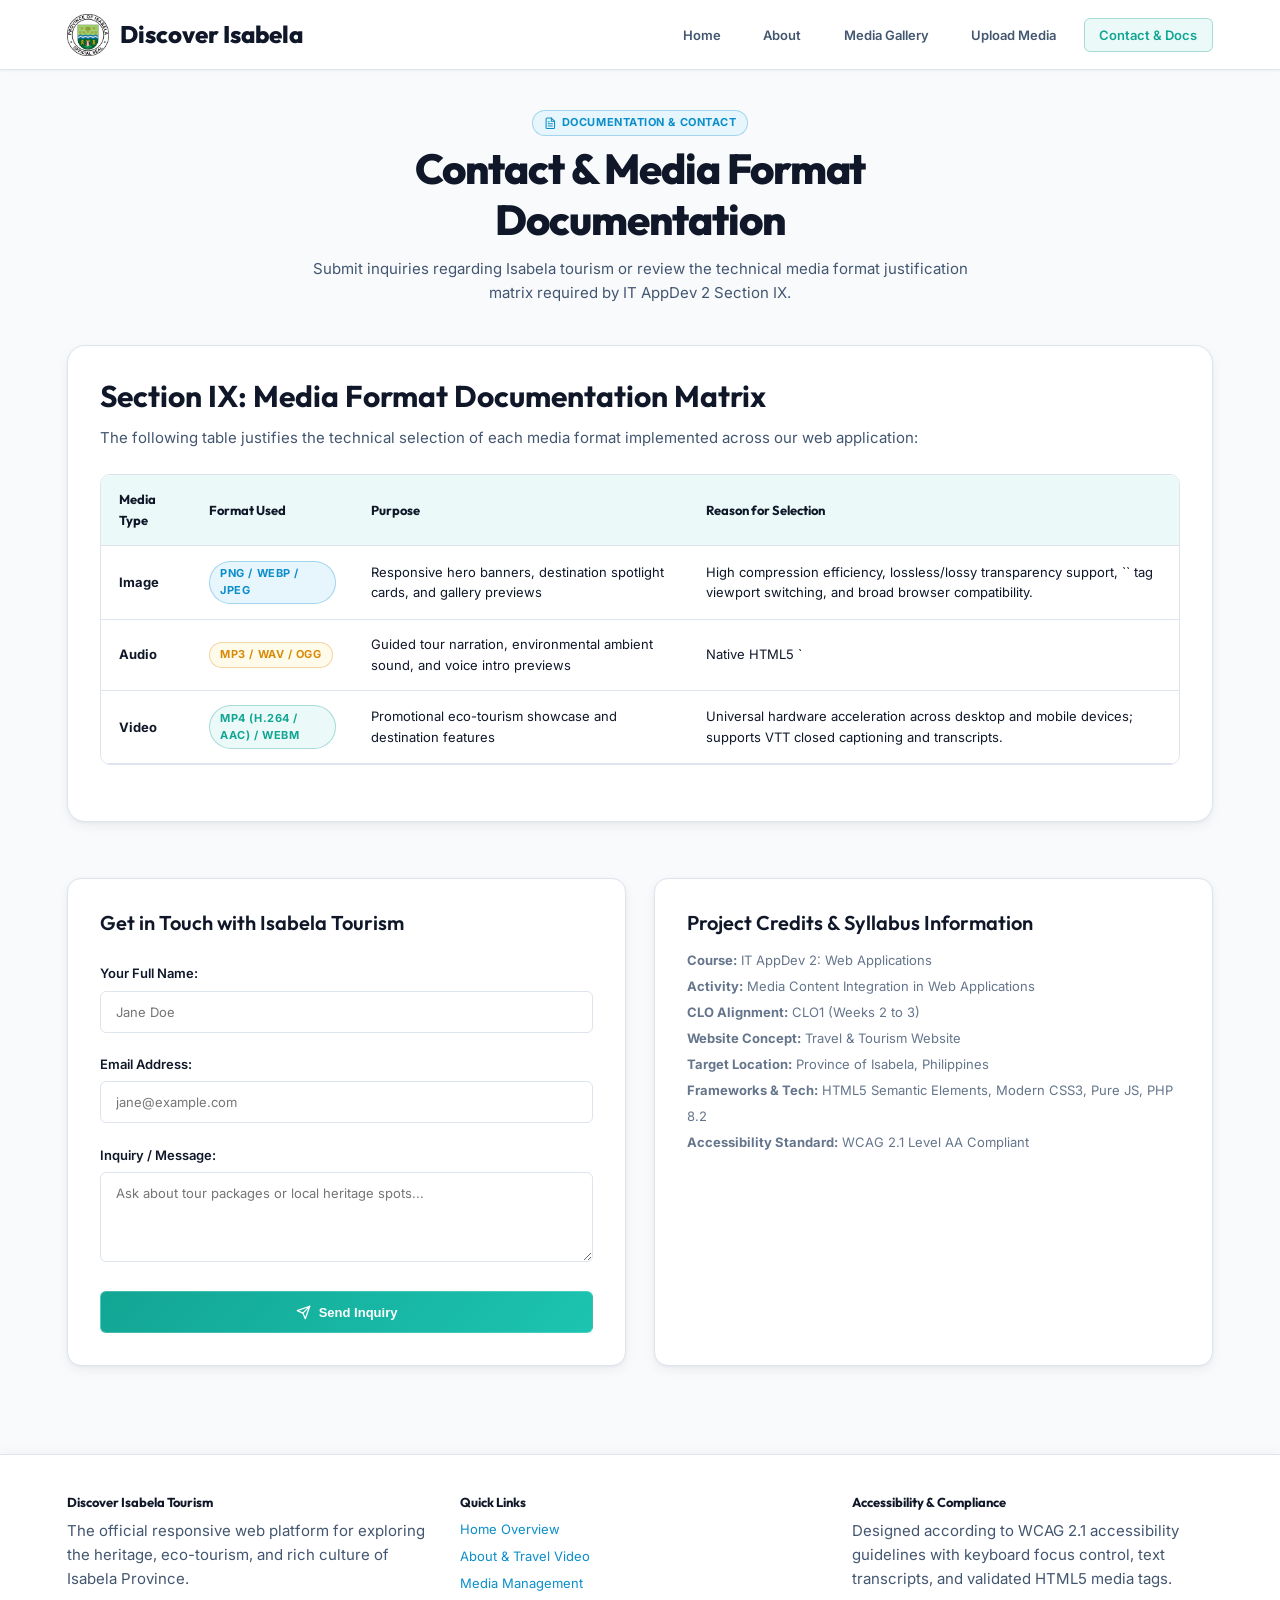
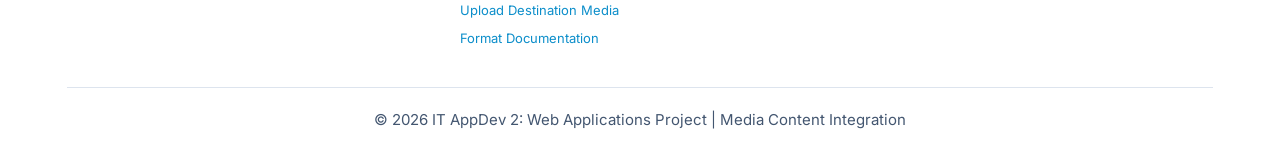
<file: contact.html>
<!DOCTYPE html>
<html lang="en">
<head>
    <meta charset="UTF-8">
    <meta name="viewport" content="width=device-width, initial-scale=1.0">
    <meta name="description" content="Contact & Media Documentation Matrix for Isabela Tourism Portal.">
    <title>Contact & Media Documentation: Discover Isabela</title>
    
    <link rel="preconnect" href="https://fonts.googleapis.com">
    <link rel="preconnect" href="https://fonts.gstatic.com" crossorigin>
    <link href="https://fonts.googleapis.com/css2?family=Inter:wght@400;500;600;700&family=Outfit:wght@600;700;800&display=swap" rel="stylesheet">
    <link rel="stylesheet" href="css/style.css">
</head>
<body>

    <a href="#main-content" class="skip-link">Skip to main content</a>

    <header class="site-header">
        <div class="container">
            <div class="nav-wrapper">
                <a href="index.html" class="logo-brand" aria-label="Discover Isabela Home">
                    <img src="images/logo.png" alt="Province of Isabela Official Seal" style="height: 42px; width: auto; object-fit: contain;">
                    <span>Discover Isabela</span>
                </a>
                
                <button class="mobile-toggle" id="mobileToggle" aria-label="Toggle Navigation Menu" aria-expanded="false">
                    <svg class="icon-svg" viewBox="0 0 24 24"><line x1="3" y1="12" x2="21" y2="12"></line><line x1="3" y1="6" x2="21" y2="6"></line><line x1="3" y1="18" x2="21" y2="18"></line></svg>
                </button>
                
                <nav>
                    <ul class="nav-menu" id="navMenu">
                        <li><a href="index.html" class="nav-link">Home</a></li>
                        <li><a href="about.html" class="nav-link">About</a></li>
                        <li><a href="gallery.html" class="nav-link">Media Gallery</a></li>
                        <li><a href="upload.html" class="nav-link">Upload Media</a></li>
                        <li><a href="contact.html" class="nav-link active">Contact & Docs</a></li>
                    </ul>
                </nav>
            </div>
        </div>
    </header>

    <main id="main-content">
        <div class="container">

            <div class="section-header">
                <span class="badge badge-image" style="margin-bottom: 0.5rem;">
                    <svg class="icon-svg" viewBox="0 0 24 24"><path d="M14 2H6a2 2 0 0 0-2 2v16a2 2 0 0 0 2 2h12a2 2 0 0 0 2-2V8z"></path><polyline points="14 2 14 8 20 8"></polyline><line x1="16" y1="13" x2="8" y2="13"></line><line x1="16" y1="17" x2="8" y2="17"></line><polyline points="10 9 9 9 8 9"></polyline></svg>
                    Documentation & Contact
                </span>
                <h1>Contact & Media Format Documentation</h1>
                <p>Submit inquiries regarding Isabela tourism or review the technical media format justification matrix required by IT AppDev 2 Section IX.</p>
            </div>

            <!-- Section IX: Media Format Documentation Table -->
            <section class="media-container" style="margin-bottom: 3.5rem;">
                <h2>Section IX: Media Format Documentation Matrix</h2>
                <p>The following table justifies the technical selection of each media format implemented across our web application:</p>
                
                <div class="table-responsive">
                    <table class="doc-table">
                        <thead>
                            <tr>
                                <th scope="col">Media Type</th>
                                <th scope="col">Format Used</th>
                                <th scope="col">Purpose</th>
                                <th scope="col">Reason for Selection</th>
                            </tr>
                        </thead>
                        <tbody>
                            <tr>
                                <td><strong>Image</strong></td>
                                <td><span class="badge badge-image">PNG / WebP / JPEG</span></td>
                                <td>Responsive hero banners, destination spotlight cards, and gallery previews</td>
                                <td>High compression efficiency, lossless/lossy transparency support, `<picture>` tag viewport switching, and broad browser compatibility.</td>
                            </tr>
                            <tr>
                                <td><strong>Audio</strong></td>
                                <td><span class="badge badge-audio">MP3 / WAV / OGG</span></td>
                                <td>Guided tour narration, environmental ambient sound, and voice intro previews</td>
                                <td>Native HTML5 `<audio>` playback support across modern browsers, minimal file footprint, and clean acoustic clarity.</td>
                            </tr>
                            <tr>
                                <td><strong>Video</strong></td>
                                <td><span class="badge badge-video">MP4 (H.264 / AAC) / WebM</span></td>
                                <td>Promotional eco-tourism showcase and destination features</td>
                                <td>Universal hardware acceleration across desktop and mobile devices; supports VTT closed captioning and transcripts.</td>
                            </tr>
                        </tbody>
                    </table>
                </div>
            </section>

            <div class="cards-grid" style="grid-template-columns: repeat(auto-fit, minmax(320px, 1fr));">
                
                <div class="card" style="padding: 2rem;">
                    <h3>Get in Touch with Isabela Tourism</h3>
                    <div id="contactAlert" class="alert alert-success" style="display: none;" role="alert">
                        Thank you for your inquiry! Your message has been sent successfully.
                    </div>
                    
                    <form id="contactForm" style="margin-top: 1rem;">
                        <div class="form-group">
                            <label for="senderName" class="form-label">Your Full Name:</label>
                            <input type="text" id="senderName" name="senderName" class="form-control" placeholder="Jane Doe" required>
                        </div>
                        
                        <div class="form-group">
                            <label for="senderEmail" class="form-label">Email Address:</label>
                            <input type="email" id="senderEmail" name="senderEmail" class="form-control" placeholder="jane@example.com" required>
                        </div>

                        <div class="form-group">
                            <label for="messageBody" class="form-label">Inquiry / Message:</label>
                            <textarea id="messageBody" name="messageBody" class="form-control" rows="4" placeholder="Ask about tour packages or local heritage spots..." required></textarea>
                        </div>

                        <button type="submit" class="btn btn-primary" style="width: 100%; justify-content: center;">
                            <svg class="icon-svg" viewBox="0 0 24 24"><line x1="22" y1="2" x2="11" y2="13"></line><polygon points="22 2 15 22 11 13 2 9 22 2"></polygon></svg>
                            Send Inquiry
                        </button>
                    </form>
                </div>

                <div class="card" style="padding: 2rem;">
                    <h3>Project Credits & Syllabus Information</h3>
                    <ul style="color: var(--color-text-muted); list-style: none; line-height: 2; font-size: var(--text-sm);">
                        <li><strong>Course:</strong> IT AppDev 2: Web Applications</li>
                        <li><strong>Activity:</strong> Media Content Integration in Web Applications</li>
                        <li><strong>CLO Alignment:</strong> CLO1 (Weeks 2 to 3)</li>
                        <li><strong>Website Concept:</strong> Travel & Tourism Website</li>
                        <li><strong>Target Location:</strong> Province of Isabela, Philippines</li>
                        <li><strong>Frameworks & Tech:</strong> HTML5 Semantic Elements, Modern CSS3, Pure JS, PHP 8.2</li>
                        <li><strong>Accessibility Standard:</strong> WCAG 2.1 Level AA Compliant</li>
                    </ul>
                </div>

            </div>

        </div><!-- /.container -->
    </main>

    <!-- Global Footer -->
    <footer class="site-footer">
        <div class="container">
            <div class="footer-grid">
                <div class="footer-brand">
                    <h4 style="color: var(--color-text-primary); margin-bottom: 0.5rem;">Discover Isabela Tourism</h4>
                    <p>The official responsive web platform for exploring the heritage, eco-tourism, and rich culture of Isabela Province.</p>
                </div>
                <div>
                    <h4 style="color: var(--color-text-primary); margin-bottom: 0.5rem;">Quick Links</h4>
                    <ul class="footer-links">
                        <li><a href="index.html">Home Overview</a></li>
                        <li><a href="about.html">About & Travel Video</a></li>
                        <li><a href="gallery.html">Media Management</a></li>
                        <li><a href="upload.html">Upload Destination Media</a></li>
                        <li><a href="contact.html">Format Documentation</a></li>
                    </ul>
                </div>
                <div>
                    <h4 style="color: var(--color-text-primary); margin-bottom: 0.5rem;">Accessibility & Compliance</h4>
                    <p>Designed according to WCAG 2.1 accessibility guidelines with keyboard focus control, text transcripts, and validated HTML5 media tags.</p>
                </div>
            </div>
            <div class="footer-bottom">
                <p>&copy; 2026 IT AppDev 2: Web Applications Project | Media Content Integration</p>
            </div>
        </div>
    </footer>

    <script src="js/main.js"></script>
    <script>
        document.getElementById('contactForm').addEventListener('submit', function(e) {
            e.preventDefault();
            const alert = document.getElementById('contactAlert');
            alert.style.display = 'block';
            this.reset();
        });
    </script>
</body>
</html>
</file>
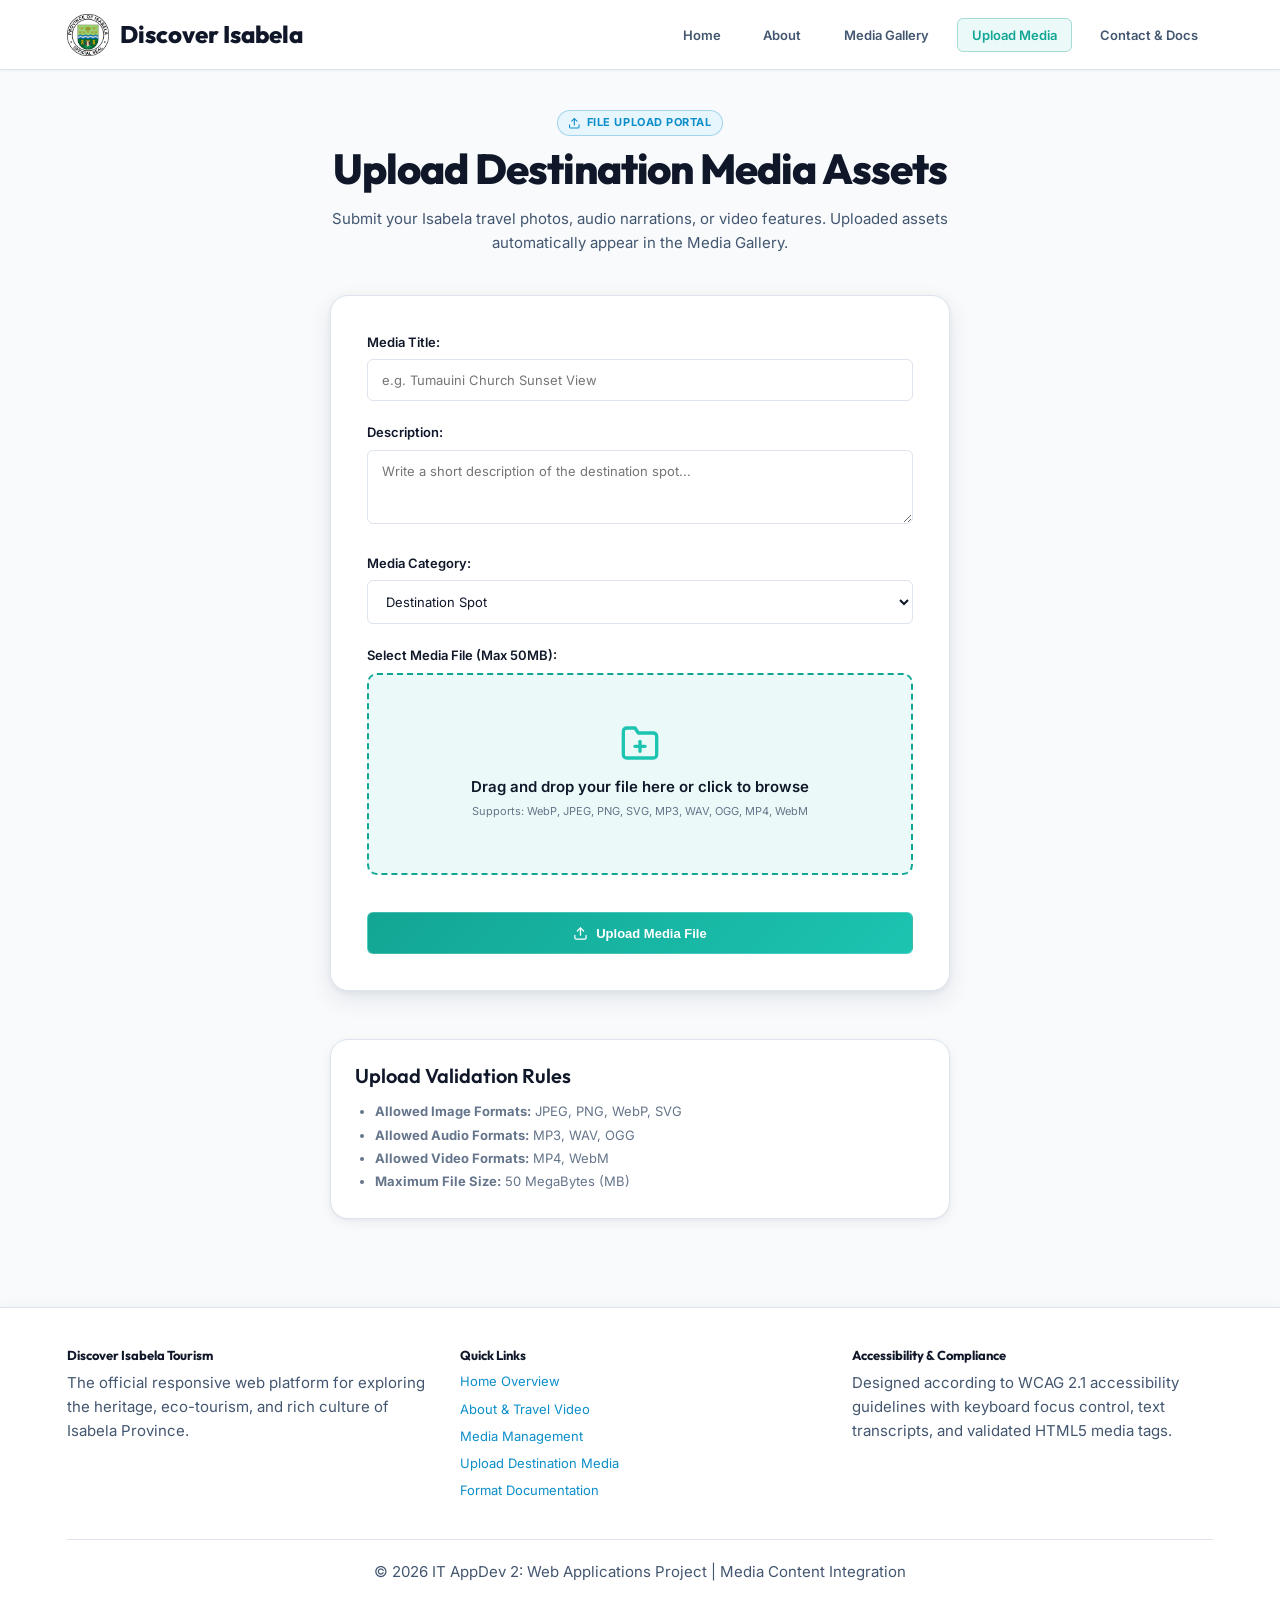
<file: upload.html>
<!DOCTYPE html>
<html lang="en">
<head>
    <meta charset="UTF-8">
    <meta name="viewport" content="width=device-width, initial-scale=1.0">
    <meta name="description" content="File Upload Portal for Isabela Tourism media assets: Upload photos, audio narration clips, or videos.">
    <title>Upload Media: Discover Isabela</title>
    
    <link rel="preconnect" href="https://fonts.googleapis.com">
    <link rel="preconnect" href="https://fonts.gstatic.com" crossorigin>
    <link href="https://fonts.googleapis.com/css2?family=Inter:wght@400;500;600;700&family=Outfit:wght@600;700;800&display=swap" rel="stylesheet">
    <link rel="stylesheet" href="css/style.css">
</head>
<body>

    <a href="#main-content" class="skip-link">Skip to main content</a>

    <header class="site-header">
        <div class="container">
            <div class="nav-wrapper">
                <a href="index.html" class="logo-brand" aria-label="Discover Isabela Home">
                    <img src="images/logo.png" alt="Province of Isabela Official Seal" style="height: 42px; width: auto; object-fit: contain;">
                    <span>Discover Isabela</span>
                </a>
                
                <button class="mobile-toggle" id="mobileToggle" aria-label="Toggle Navigation Menu" aria-expanded="false">
                    <svg class="icon-svg" viewBox="0 0 24 24"><line x1="3" y1="12" x2="21" y2="12"></line><line x1="3" y1="6" x2="21" y2="6"></line><line x1="3" y1="18" x2="21" y2="18"></line></svg>
                </button>
                
                <nav>
                    <ul class="nav-menu" id="navMenu">
                        <li><a href="index.html" class="nav-link">Home</a></li>
                        <li><a href="about.html" class="nav-link">About</a></li>
                        <li><a href="gallery.html" class="nav-link">Media Gallery</a></li>
                        <li><a href="upload.html" class="nav-link active">Upload Media</a></li>
                        <li><a href="contact.html" class="nav-link">Contact & Docs</a></li>
                    </ul>
                </nav>
            </div>
        </div>
    </header>

    <main id="main-content">
        <div class="container">

            <div class="section-header">
                <span class="badge badge-image" style="margin-bottom: 0.5rem;">
                    <svg class="icon-svg" viewBox="0 0 24 24"><path d="M21 15v4a2 2 0 0 1-2 2H5a2 2 0 0 1-2-2v-4"></path><polyline points="17 8 12 3 7 8"></polyline><line x1="12" y1="3" x2="12" y2="15"></line></svg>
                    File Upload Portal
                </span>
                <h1>Upload Destination Media Assets</h1>
                <p>Submit your Isabela travel photos, audio narrations, or video features. Uploaded assets automatically appear in the Media Gallery.</p>
            </div>

            <div class="upload-card">
                
                <div id="uploadAlert" class="alert alert-success" style="display: none;" role="alert"></div>

                <form id="uploadForm">
                    
                    <div class="form-group">
                        <label for="mediaTitle" class="form-label">Media Title:</label>
                        <input type="text" id="mediaTitle" name="mediaTitle" class="form-control" placeholder="e.g. Tumauini Church Sunset View" required>
                    </div>

                    <div class="form-group">
                        <label for="mediaDescription" class="form-label">Description:</label>
                        <textarea id="mediaDescription" name="mediaDescription" class="form-control" rows="3" placeholder="Write a short description of the destination spot..." required></textarea>
                    </div>

                    <div class="form-group">
                        <label for="mediaCategory" class="form-label">Media Category:</label>
                        <select id="mediaCategory" name="mediaCategory" class="form-control">
                            <option value="destination">Destination Spot</option>
                            <option value="culture">Cultural Heritage</option>
                            <option value="festival">Festival Event</option>
                            <option value="nature">Eco-Tourism & Nature</option>
                        </select>
                    </div>

                    <div class="form-group">
                        <label for="mediaFile" class="form-label">Select Media File (Max 50MB):</label>
                        <div class="drop-zone" id="dropZone">
                            <div style="font-size: 2.2rem; color: var(--color-brand-light); margin-bottom: 0.5rem;">
                                <svg class="icon-svg" style="width: 2.5rem; height: 2.5rem;" viewBox="0 0 24 24"><path d="M22 19a2 2 0 0 1-2 2H4a2 2 0 0 1-2-2V5a2 2 0 0 1 2-2h5l2 3h9a2 2 0 0 1 2 2z"></path><line x1="12" y1="11" x2="12" y2="17"></line><line x1="9" y1="14" x2="15" y2="14"></line></svg>
                            </div>
                            <p style="color: var(--color-text-primary); font-weight: 600; margin-bottom: 0.25rem;">Drag and drop your file here or click to browse</p>
                            <p style="font-size: var(--text-xs); color: var(--color-text-muted);">Supports: WebP, JPEG, PNG, SVG, MP3, WAV, OGG, MP4, WebM</p>
                            <input type="file" id="mediaFile" name="mediaFile" accept="image/*,audio/*,video/*" style="display: none;" required>
                        </div>
                        <div id="filePreview"></div>
                    </div>

                    <button type="submit" class="btn btn-primary" style="width: 100%; justify-content: center; margin-top: 1rem;">
                        <svg class="icon-svg" viewBox="0 0 24 24"><path d="M21 15v4a2 2 0 0 1-2 2H5a2 2 0 0 1-2-2v-4"></path><polyline points="17 8 12 3 7 8"></polyline><line x1="12" y1="3" x2="12" y2="15"></line></svg>
                        Upload Media File
                    </button>

                </form>
            </div>

            <section class="media-container" style="max-width: 620px; margin: 0 auto 3rem auto; padding: 1.5rem;">
                <h3>Upload Validation Rules</h3>
                <ul style="color: var(--color-text-muted); padding-left: 1.25rem; line-height: 1.8; font-size: var(--text-sm);">
                    <li><strong>Allowed Image Formats:</strong> JPEG, PNG, WebP, SVG</li>
                    <li><strong>Allowed Audio Formats:</strong> MP3, WAV, OGG</li>
                    <li><strong>Allowed Video Formats:</strong> MP4, WebM</li>
                    <li><strong>Maximum File Size:</strong> 50 MegaBytes (MB)</li>
                </ul>
            </section>

        </div><!-- /.container -->
    </main>

    <!-- Global Footer -->
    <footer class="site-footer">
        <div class="container">
            <div class="footer-grid">
                <div class="footer-brand">
                    <h4 style="color: var(--color-text-primary); margin-bottom: 0.5rem;">Discover Isabela Tourism</h4>
                    <p>The official responsive web platform for exploring the heritage, eco-tourism, and rich culture of Isabela Province.</p>
                </div>
                <div>
                    <h4 style="color: var(--color-text-primary); margin-bottom: 0.5rem;">Quick Links</h4>
                    <ul class="footer-links">
                        <li><a href="index.html">Home Overview</a></li>
                        <li><a href="about.html">About & Travel Video</a></li>
                        <li><a href="gallery.html">Media Management</a></li>
                        <li><a href="upload.html">Upload Destination Media</a></li>
                        <li><a href="contact.html">Format Documentation</a></li>
                    </ul>
                </div>
                <div>
                    <h4 style="color: var(--color-text-primary); margin-bottom: 0.5rem;">Accessibility & Compliance</h4>
                    <p>Designed according to WCAG 2.1 accessibility guidelines with keyboard focus control, text transcripts, and validated HTML5 media tags.</p>
                </div>
            </div>
            <div class="footer-bottom">
                <p>&copy; 2026 IT AppDev 2: Web Applications Project | Media Content Integration</p>
            </div>
        </div>
    </footer>

    <script src="js/main.js"></script>

</body>
</html>
</file>
<file: css/style.css>
/* ============================================================
   LUMINOUS LIGHT DESIGN SYSTEM - DISCOVER ISABELA
   Theme: Clean White & Emerald Eco-Tourism Portal
   ============================================================ */

:root {
  /* 60-30-10 Color Hierarchy (Light / White Theme) */
  /* 60% Canvas Dominant */
  --color-canvas:         hsl(210, 40%, 98%);    /* #f8fafc Crisp Light Slate Canvas */
  
  /* 30% Secondary Surfaces */
  --color-surface:        hsl(0, 0%, 100%);      /* #ffffff Pure White Card Surface */
  --color-surface-hover:  hsl(210, 40%, 96%);    /* #f1f5f9 Subtle Surface Hover */
  --color-overlay:        hsl(210, 30%, 96%);    /* #f1f5f9 Inputs & Transcripts */
  
  /* 10% Primary Brand Accent & Semantic Hues */
  --color-brand:          hsl(173, 80%, 36%);    /* Deep Emerald Teal #0d9488 */
  --color-brand-light:    hsl(173, 75%, 44%);    /* Emerald Highlight #14b8a6 */
  --color-brand-tint:     hsl(173, 60%, 95%);    /* Soft Teal Tint #f0fdf4 */
  --color-accent-sky:     hsl(199, 89%, 42%);    /* Azure Blue #0284c7 */
  --color-accent-sky-tint:hsl(199, 85%, 95%);   /* Soft Blue Tint #f0f9ff */
  --color-accent-gold:    hsl(38, 92%, 44%);     /* Warm Amber #d97706 */
  --color-danger:         hsl(0, 72%, 51%);      /* Red #ef4444 */
  --color-danger-dark:    hsl(0, 72%, 40%);      /* Dark Red #dc2626 */

  /* Text Contrast Hierarchy (Light Theme) */
  --color-text-primary:   hsl(222, 47%, 11%);    /* #0f172a Deep Slate Navy */
  --color-text-secondary: hsl(215, 25%, 35%);    /* #334155 Muted Slate */
  --color-text-muted:     hsl(215, 16%, 47%);    /* #64748b Subdued Grey */
  --color-text-dim:       hsl(215, 14%, 60%);    /* #94a3b8 Dim Metadata */

  /* High Contrast Borders (>= 10% darker than background) */
  --color-border:         hsl(214, 32%, 90%);    /* #e2e8f0 Visible Border */
  --color-border-strong:  hsl(199, 70%, 45%);    /* #0284c7 Highlight Border */

  /* Subtle Soft Shadows Scale */
  --shadow-xs: 0 1px 3px rgba(15, 23, 42, 0.05);
  --shadow-sm: 0 4px 12px rgba(15, 23, 42, 0.06), 0 1px 3px rgba(15, 23, 42, 0.04);
  --shadow-md: 0 8px 24px rgba(15, 23, 42, 0.09), 0 2px 6px rgba(15, 23, 42, 0.05);
  --shadow-lg: 0 16px 40px rgba(15, 23, 42, 0.15), 0 4px 12px rgba(15, 23, 42, 0.08);

  /* Border Radius Scale */
  --radius-xs:   4px;
  --radius-sm:   6px;
  --radius-md:   10px;
  --radius-lg:   14px;
  --radius-xl:   18px;
  --radius-full: 9999px;

  /* Micro-Animation Layer */
  --transition-fast: 100ms ease;
  --transition-base: 180ms ease;
  --transition-slow: 320ms ease;

  /* Typography Scale */
  --text-xs:   11px;
  --text-sm:   13px;
  --text-base: 15px;
  --text-md:   17px;
  --text-lg:   20px;
  --text-xl:   24px;
  --text-2xl:  30px;
  --text-3xl:  42px;

  --font-heading: 'Outfit', -apple-system, BlinkMacSystemFont, sans-serif;
  --font-body:    'Inter', -apple-system, BlinkMacSystemFont, sans-serif;
}

/* Base Global Reset */
*, *::before, *::after {
  box-sizing: border-box;
  margin: 0;
  padding: 0;
}

html {
  scroll-behavior: smooth;
  font-size: 16px;
}

body {
  font-family: var(--font-body);
  background-color: var(--color-canvas);
  color: var(--color-text-primary);
  line-height: 1.6;
  min-height: 100vh;
  display: flex;
  flex-direction: column;
  -webkit-font-smoothing: antialiased;
}

/* Minimum Animation Layer */
button, a, input, select, textarea, [role="button"] {
  transition:
    color            var(--transition-base),
    background-color var(--transition-base),
    border-color     var(--transition-base),
    box-shadow       var(--transition-base),
    transform        var(--transition-base),
    opacity          var(--transition-base);
}

/* Accessibility Skip Link */
.skip-link {
  position: absolute;
  top: -100px;
  left: 20px;
  background: var(--color-brand);
  color: #ffffff;
  padding: 10px 18px;
  font-weight: 700;
  font-size: var(--text-sm);
  border-radius: var(--radius-sm);
  z-index: 9999;
  text-decoration: none;
}

.skip-link:focus {
  top: 20px;
}

/* Focus Visible Rings */
:focus-visible {
  outline: 3px solid var(--color-accent-sky);
  outline-offset: 3px;
  border-radius: var(--radius-sm);
}

/* Typography Hierarchy */
h1, h2, h3, h4, h5, h6 {
  font-family: var(--font-heading);
  color: var(--color-text-primary);
  line-height: 1.2;
  margin-bottom: 0.75rem;
}

h1 {
  font-size: clamp(var(--text-xl), 4vw, var(--text-3xl));
  font-weight: 800;
  letter-spacing: -0.025em;
}

h2 {
  font-size: clamp(var(--text-lg), 3vw, var(--text-2xl));
  font-weight: 700;
}

h3 {
  font-size: var(--text-lg);
  font-weight: 600;
}

p {
  font-size: var(--text-base);
  color: var(--color-text-secondary);
  margin-bottom: 1rem;
}

a {
  color: var(--color-accent-sky);
  text-decoration: none;
}

a:hover {
  color: var(--color-brand);
}

.container {
  width: 92%;
  max-width: 1200px;
  margin: 0 auto;
  padding: 0 1rem;
}

/* SVG Inline Icon Utilities */
.icon-svg {
  display: inline-block;
  width: 1.15em;
  height: 1.15em;
  stroke-width: 2;
  stroke: currentColor;
  fill: none;
  stroke-linecap: round;
  stroke-linejoin: round;
  vertical-align: middle;
}

/* Site Header Navigation (White Theme) */
.site-header {
  position: sticky;
  top: 0;
  z-index: 1000;
  background: rgba(255, 255, 255, 0.96);
  backdrop-filter: blur(16px);
  border-bottom: 1px solid var(--color-border);
  box-shadow: var(--shadow-xs);
}

.nav-wrapper {
  display: flex;
  align-items: center;
  justify-content: space-between;
  padding: 0.85rem 0;
  width: 100%;
}

.logo-brand {
  display: flex;
  align-items: center;
  gap: 0.65rem;
  font-family: var(--font-heading);
  font-size: var(--text-xl);
  font-weight: 800;
  color: var(--color-text-primary);
  text-decoration: none;
  flex-shrink: 0;
}

.nav-menu {
  display: flex;
  list-style: none;
  gap: 0.85rem;
  align-items: center;
}

.nav-link {
  color: var(--color-text-secondary);
  font-size: var(--text-sm);
  font-weight: 600;
  padding: 0.5rem 0.9rem;
  border-radius: var(--radius-sm);
}

.nav-link:hover {
  color: var(--color-text-primary);
  background: var(--color-surface-hover);
}

.nav-link.active {
  color: var(--color-brand);
  background: var(--color-brand-tint);
  border: 1px solid rgba(13, 148, 136, 0.3);
}

.mobile-toggle {
  display: none;
  background: var(--color-surface);
  border: 1px solid var(--color-border);
  color: var(--color-text-primary);
  padding: 0.55rem 0.8rem;
  border-radius: var(--radius-sm);
  cursor: pointer;
  margin-left: auto; /* Push to absolute right on mobile */
  align-items: center;
  justify-content: center;
  box-shadow: var(--shadow-xs);
}

main {
  flex: 1;
  padding: 2.5rem 0;
}

/* Hero Section with Responsive <picture> */
.hero-section {
  position: relative;
  border-radius: var(--radius-xl);
  overflow: hidden;
  margin-bottom: 3rem;
  box-shadow: var(--shadow-md);
  border: 1px solid var(--color-border);
}

.hero-img {
  width: 100%;
  height: auto;
  max-height: 480px;
  object-fit: cover;
  display: block;
}

.hero-overlay {
  position: absolute;
  inset: 0;
  background: linear-gradient(180deg, rgba(15, 23, 42, 0.15) 0%, rgba(15, 23, 42, 0.88) 90%);
  display: flex;
  flex-direction: column;
  justify-content: flex-end;
  padding: 2.5rem;
}

.hero-tag {
  display: inline-flex;
  align-items: center;
  gap: 0.4rem;
  background: rgba(255, 255, 255, 0.25);
  backdrop-filter: blur(8px);
  border: 1px solid rgba(255, 255, 255, 0.4);
  color: #ffffff;
  font-size: var(--text-xs);
  font-weight: 700;
  text-transform: uppercase;
  letter-spacing: 0.08em;
  padding: 0.3rem 0.8rem;
  border-radius: var(--radius-full);
  margin-bottom: 0.85rem;
  width: fit-content;
}

.hero-title {
  color: #ffffff;
  margin-bottom: 0.75rem;
  text-shadow: 0 2px 8px rgba(0, 0, 0, 0.3);
}

.hero-desc {
  color: #f1f5f9;
  font-size: var(--text-md);
  max-width: 680px;
  margin-bottom: 1.5rem;
  text-shadow: 0 1px 4px rgba(0, 0, 0, 0.3);
}

/* Buttons System */
.btn-group {
  display: flex;
  gap: 0.85rem;
  flex-wrap: wrap;
}

.btn {
  display: inline-flex;
  align-items: center;
  gap: 0.5rem;
  padding: 0.75rem 1.4rem;
  font-size: var(--text-sm);
  font-weight: 600;
  border-radius: var(--radius-sm);
  cursor: pointer;
  border: 1px solid transparent;
  text-decoration: none;
  min-height: 42px;
}

.btn:hover {
  transform: translateY(-2px);
  box-shadow: var(--shadow-sm);
}

.btn-primary {
  background: linear-gradient(135deg, var(--color-brand), var(--color-brand-light));
  color: #ffffff;
  border-color: rgba(255, 255, 255, 0.2);
}

.btn-primary:hover {
  background: linear-gradient(135deg, var(--color-brand-light), var(--color-brand));
  color: #ffffff;
}

.btn-secondary {
  background: rgba(255, 255, 255, 0.95);
  color: var(--color-text-primary);
  border-color: var(--color-border);
}

.btn-secondary:hover {
  background: #ffffff;
  color: var(--color-brand);
}

.btn-danger {
  background: var(--color-danger-dark);
  color: #ffffff;
  padding: 0.4rem 0.8rem;
  font-size: var(--text-xs);
  border-radius: var(--radius-sm);
}

.btn-danger:hover {
  background: var(--color-danger);
}

/* Cards & Grid System */
.section-header {
  text-align: center;
  max-width: 680px;
  margin: 0 auto 2.5rem auto;
}

.cards-grid {
  display: grid;
  grid-template-columns: repeat(auto-fit, minmax(280px, 1fr));
  gap: 1.75rem;
  margin-bottom: 3rem;
}

/* Outer Card Surface */
.card {
  background: var(--color-surface);
  border-radius: var(--radius-lg);
  border: 1px solid var(--color-border);
  overflow: hidden;
  box-shadow: var(--shadow-sm);
  display: flex;
  flex-direction: column;
}

.card:hover {
  transform: translateY(-4px);
  border-color: var(--color-border-strong);
  box-shadow: var(--shadow-md);
}

.card-media {
  position: relative;
  overflow: hidden;
}

.card-media img {
  width: 100%;
  height: 200px;
  object-fit: cover;
  border-radius: calc(var(--radius-lg) - 1px) calc(var(--radius-lg) - 1px) 0 0;
  display: block;
}

.card-body {
  padding: 1.35rem;
  flex: 1;
  display: flex;
  flex-direction: column;
}

.card-title {
  font-size: var(--text-lg);
  margin-bottom: 0.4rem;
  color: var(--color-text-primary);
}

.card-text {
  flex: 1;
  font-size: var(--text-sm);
  color: var(--color-text-secondary);
}

/* Media Component Containers */
.media-container {
  background: var(--color-surface);
  border: 1px solid var(--color-border);
  border-radius: var(--radius-xl);
  padding: 2rem;
  margin-bottom: 3rem;
  box-shadow: var(--shadow-sm);
}

audio {
  width: 100%;
  border-radius: var(--radius-full);
}

video {
  width: 100%;
  height: auto;
  border-radius: var(--radius-md);
  background: #0f172a;
  box-shadow: var(--shadow-sm);
}

/* Transcripts Accordion Panel */
.transcript-box {
  margin-top: 1.25rem;
  border: 1px solid var(--color-border);
  border-radius: var(--radius-md);
  background: var(--color-overlay);
  overflow: hidden;
}

.transcript-toggle {
  width: 100%;
  padding: 0.85rem 1.25rem;
  background: var(--color-surface);
  border: none;
  color: var(--color-accent-sky);
  font-size: var(--text-sm);
  font-weight: 600;
  text-align: left;
  cursor: pointer;
  display: flex;
  justify-content: space-between;
  align-items: center;
}

.transcript-toggle:hover {
  background: var(--color-surface-hover);
}

.transcript-content {
  padding: 1.25rem;
  display: none;
  color: var(--color-text-secondary);
  font-size: var(--text-sm);
  border-top: 1px solid var(--color-border);
  background: var(--color-surface);
}

.transcript-content.open {
  display: block;
}

/* Type Indicator Badges */
.badge {
  display: inline-flex;
  align-items: center;
  gap: 0.35rem;
  padding: 0.2rem 0.65rem;
  border-radius: var(--radius-full);
  font-size: var(--text-xs);
  font-weight: 700;
  text-transform: uppercase;
  letter-spacing: 0.05em;
}

.badge-image {
  background: var(--color-accent-sky-tint);
  color: var(--color-accent-sky);
  border: 1px solid rgba(2, 132, 199, 0.3);
}

.badge-audio {
  background: #fffbeb;
  color: var(--color-accent-gold);
  border: 1px solid rgba(217, 119, 6, 0.3);
}

.badge-video {
  background: var(--color-brand-tint);
  color: var(--color-brand);
  border: 1px solid rgba(13, 148, 136, 0.3);
}

.gallery-filters {
  display: flex;
  gap: 0.65rem;
  margin-bottom: 2rem;
  justify-content: center;
  flex-wrap: wrap;
}

.filter-btn {
  background: var(--color-surface);
  border: 1px solid var(--color-border);
  color: var(--color-text-secondary);
  padding: 0.45rem 1.1rem;
  font-size: var(--text-sm);
  border-radius: var(--radius-full);
  cursor: pointer;
  font-weight: 600;
  box-shadow: var(--shadow-xs);
}

.filter-btn.active, .filter-btn:hover {
  background: var(--color-brand);
  color: #ffffff;
  border-color: var(--color-brand);
}

/* Upload Card Component */
.upload-card {
  max-width: 620px;
  margin: 0 auto 3rem auto;
  background: var(--color-surface);
  border: 1px solid var(--color-border);
  border-radius: var(--radius-xl);
  padding: 2.25rem;
  box-shadow: var(--shadow-md);
}

.form-group {
  margin-bottom: 1.35rem;
}

.form-label {
  display: block;
  font-size: var(--text-sm);
  font-weight: 600;
  margin-bottom: 0.4rem;
  color: var(--color-text-primary);
}

.form-control {
  width: 100%;
  padding: 0.75rem 0.9rem;
  background: var(--color-surface);
  border: 1px solid var(--color-border);
  border-radius: var(--radius-sm);
  color: var(--color-text-primary);
  font-family: inherit;
  font-size: var(--text-sm);
}

.form-control:focus {
  border-color: var(--color-accent-sky);
  outline: none;
  box-shadow: 0 0 0 3px rgba(2, 132, 199, 0.15);
}

.drop-zone {
  border: 2px dashed var(--color-brand);
  border-radius: var(--radius-md);
  padding: 2.25rem 1.25rem;
  text-align: center;
  background: var(--color-brand-tint);
  cursor: pointer;
}

.drop-zone:hover, .drop-zone.dragover {
  background: rgba(13, 148, 136, 0.12);
  border-color: var(--color-brand-light);
}

.alert {
  padding: 0.85rem 1.1rem;
  border-radius: var(--radius-sm);
  margin-bottom: 1.25rem;
  font-size: var(--text-sm);
  font-weight: 500;
}

.alert-success {
  background: #ecfdf5;
  border: 1px solid #6ee7b7;
  color: #047857;
}

.alert-error {
  background: #fef2f2;
  border: 1px solid #fca5a5;
  color: #b91c1c;
}

/* Documentation Table */
.table-responsive {
  overflow-x: auto;
  margin: 1.5rem 0;
  border-radius: var(--radius-md);
  border: 1px solid var(--color-border);
}

.doc-table {
  width: 100%;
  border-collapse: collapse;
  background: var(--color-surface);
  text-align: left;
  font-size: var(--text-sm);
}

.doc-table th, .doc-table td {
  padding: 0.9rem 1.1rem;
  border-bottom: 1px solid var(--color-border);
}

.doc-table th {
  background: var(--color-brand-tint);
  color: var(--color-text-primary);
  font-family: var(--font-heading);
  font-weight: 700;
}

.doc-table tr:hover {
  background: var(--color-surface-hover);
}

/* Modal Lightbox */
.modal {
  display: none;
  position: fixed;
  inset: 0;
  z-index: 10000;
  background: rgba(15, 23, 42, 0.85);
  backdrop-filter: blur(6px);
  padding: 2rem;
  align-items: center;
  justify-content: center;
}

.modal.active {
  display: flex;
}

.modal-content {
  max-width: 90%;
  max-height: 85vh;
  border-radius: var(--radius-md);
  box-shadow: var(--shadow-lg);
}

.modal-close {
  position: absolute;
  top: 20px;
  right: 30px;
  color: #ffffff;
  background: rgba(255, 255, 255, 0.2);
  border: none;
  border-radius: var(--radius-full);
  width: 40px;
  height: 40px;
  display: flex;
  align-items: center;
  justify-content: center;
  cursor: pointer;
}

/* Footer */
.site-footer {
  background: #ffffff;
  border-top: 1px solid var(--color-border);
  padding: 2.5rem 0 1.25rem 0;
  margin-top: auto;
  color: var(--color-text-muted);
  font-size: var(--text-sm);
  box-shadow: 0 -4px 12px rgba(15, 23, 42, 0.03);
}

.footer-grid {
  display: grid;
  grid-template-columns: repeat(auto-fit, minmax(200px, 1fr));
  gap: 2rem;
  margin-bottom: 2rem;
}

.footer-links {
  list-style: none;
}

.footer-links li {
  margin-bottom: 0.4rem;
}

.footer-bottom {
  text-align: center;
  padding-top: 1.25rem;
  border-top: 1px solid var(--color-border);
  font-size: var(--text-xs);
}

/* Comprehensive Mobile & Tablet Media Query Breakpoints */
@media (max-width: 768px) {
  .container {
    width: 95%;
    padding: 0 0.5rem;
  }

  .nav-wrapper {
    display: flex;
    justify-content: space-between;
    align-items: center;
    width: 100%;
    position: relative;
  }

  .mobile-toggle {
    display: inline-flex;
    margin-left: auto; /* Push to absolute right */
  }

  .nav-menu {
    display: none;
    position: absolute;
    top: 100%;
    left: 0;
    right: 0;
    background: #ffffff;
    flex-direction: column;
    padding: 1rem;
    border-bottom: 1px solid var(--color-border);
    box-shadow: var(--shadow-md);
    z-index: 1000;
  }

  .nav-menu.open {
    display: flex;
  }

  .nav-link {
    width: 100%;
    padding: 0.75rem 1rem;
    display: block;
  }

  .hero-overlay {
    padding: 1.25rem;
    position: relative;
    background: rgba(15, 23, 42, 0.88);
  }

  .hero-title {
    font-size: 1.5rem;
  }

  .hero-desc {
    font-size: 0.95rem;
  }

  .btn-group {
    flex-direction: column;
    width: 100%;
  }

  .btn {
    width: 100%;
    justify-content: center;
  }

  .cards-grid {
    grid-template-columns: 1fr;
    gap: 1.25rem;
  }

  .upload-card, .media-container {
    padding: 1.25rem;
  }
}
</file>
